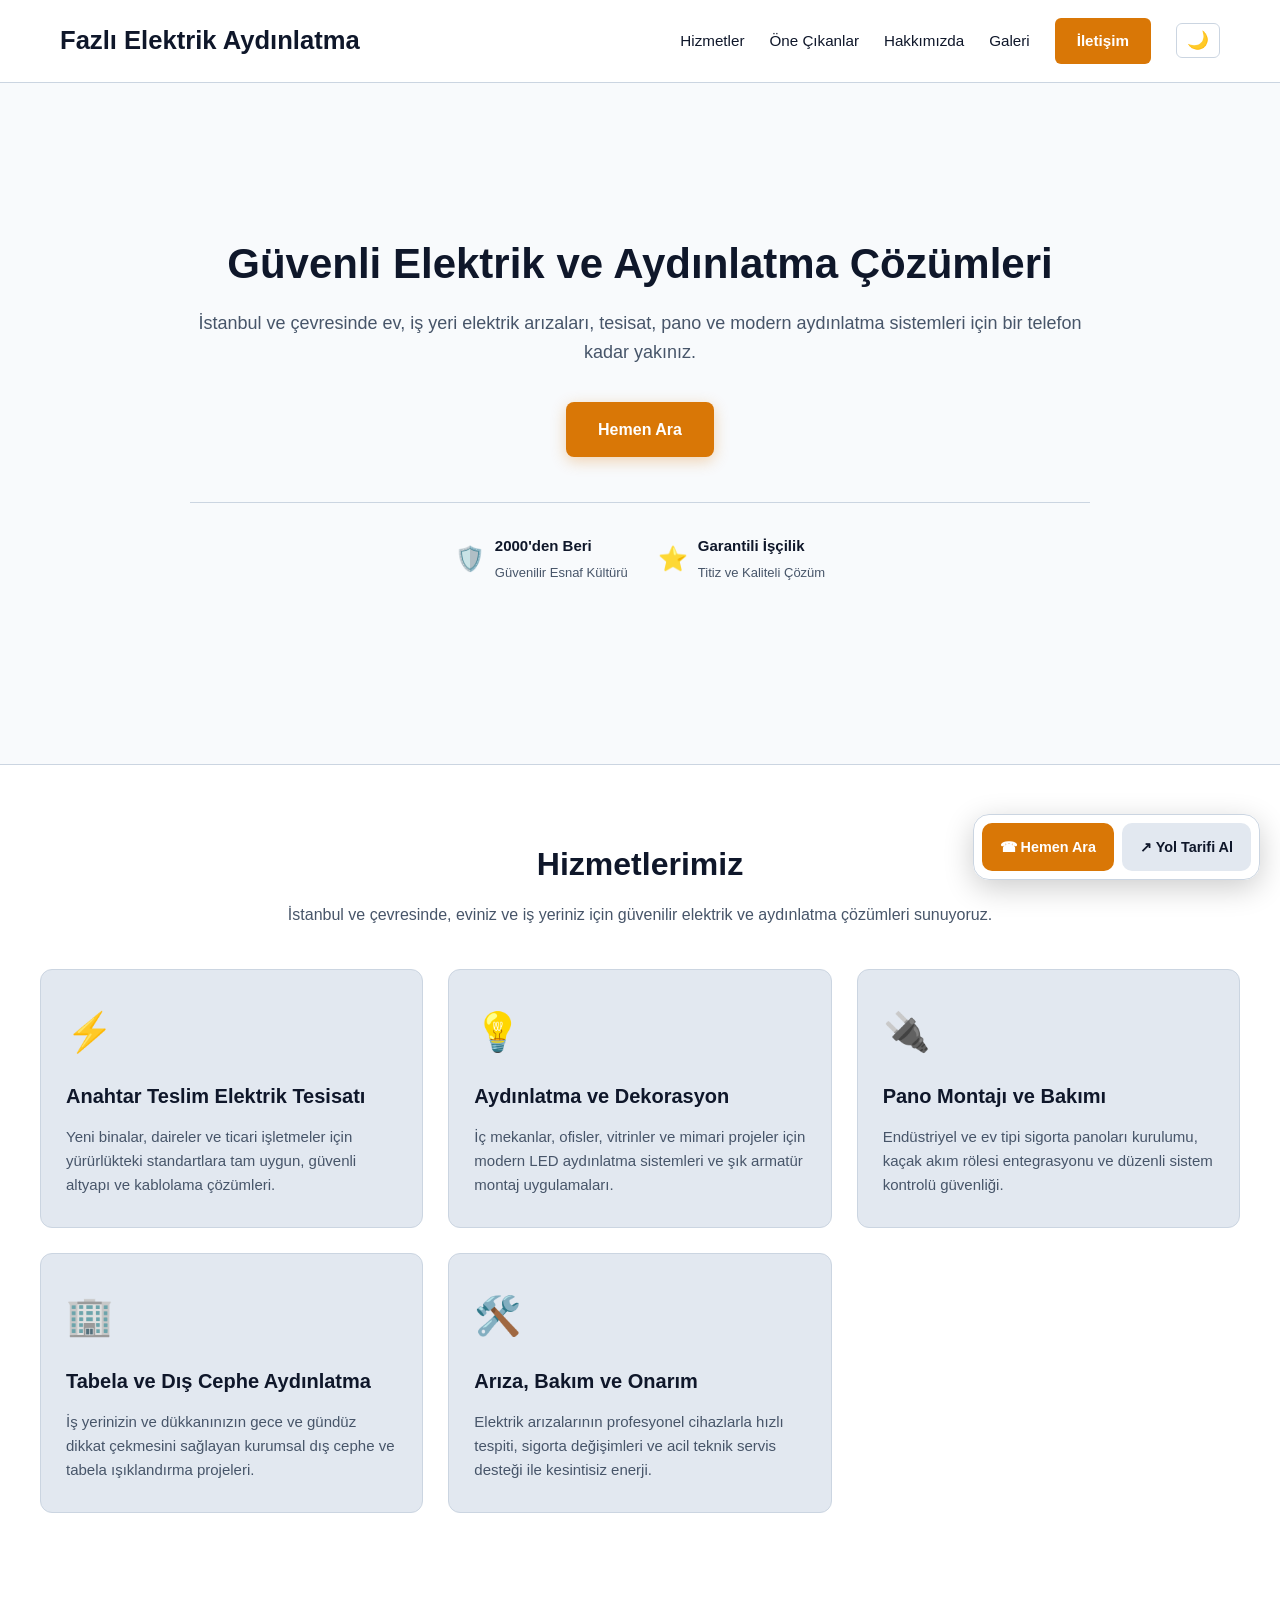
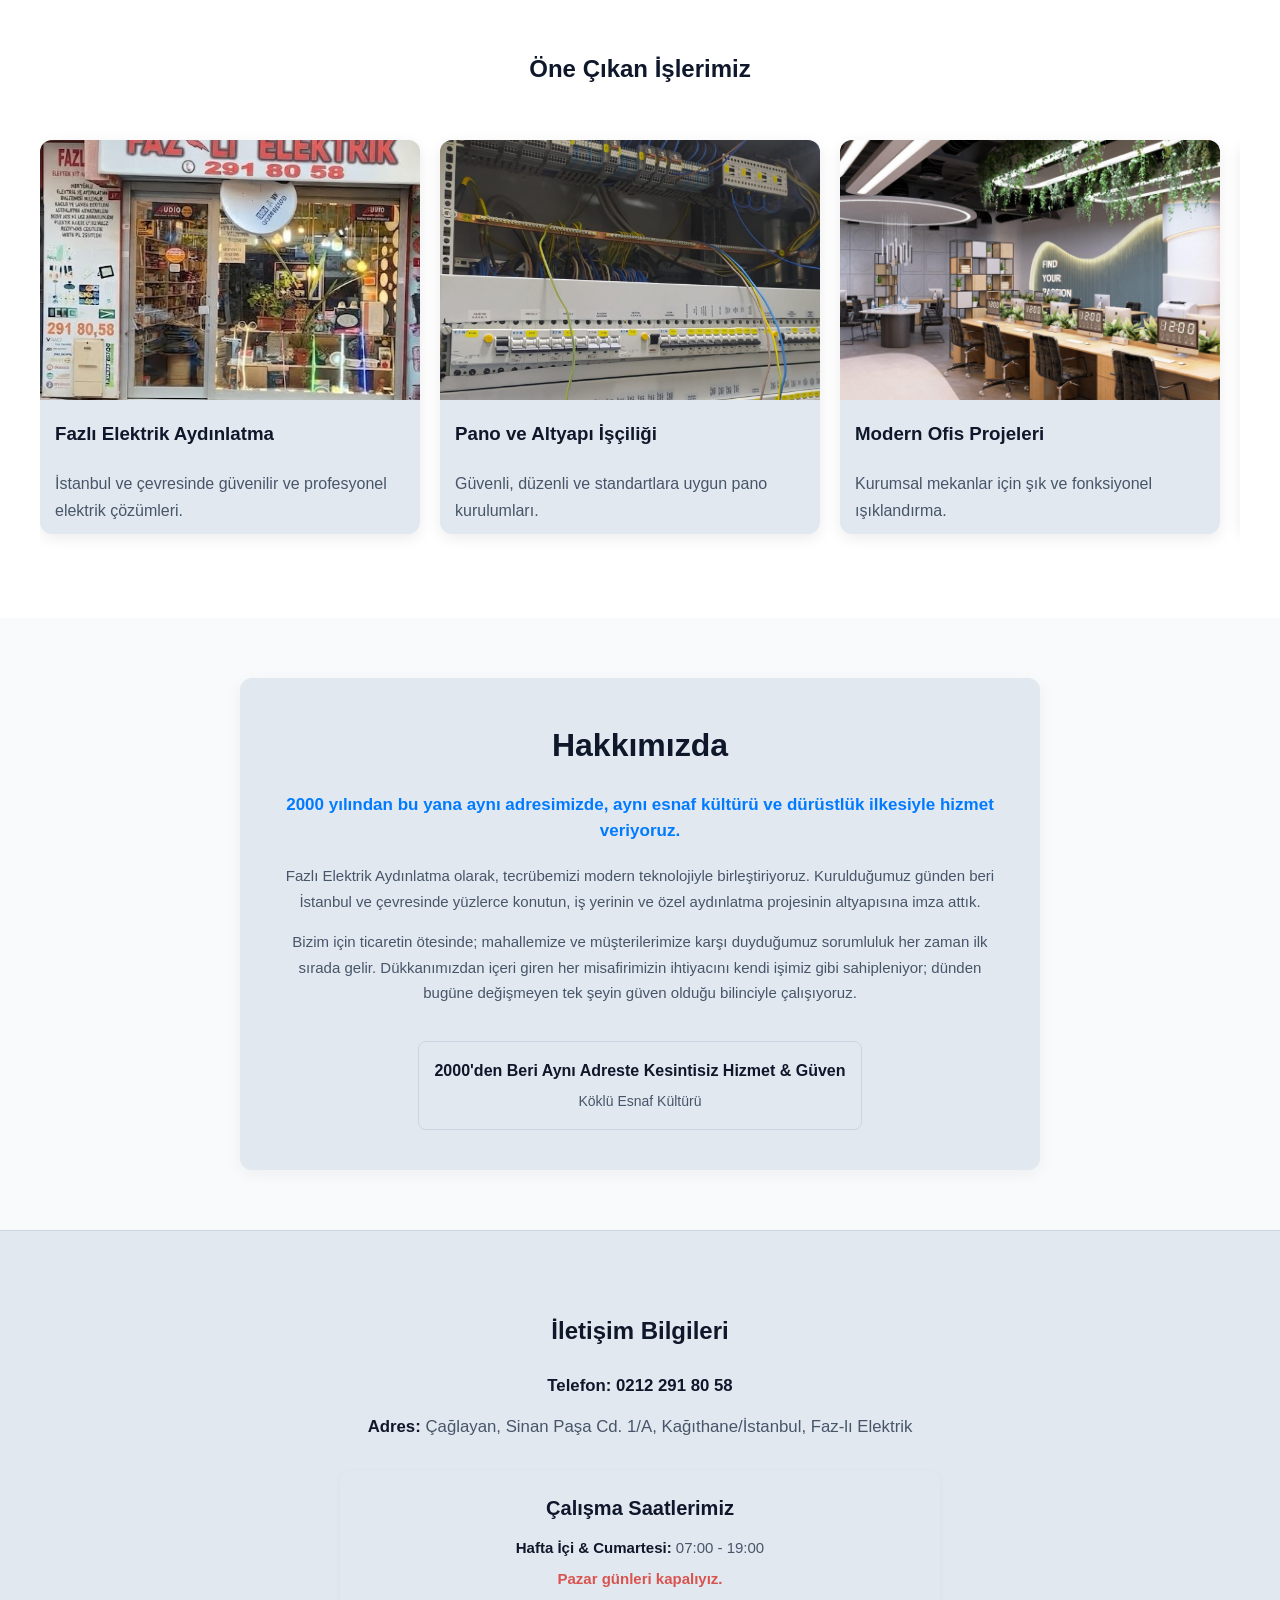
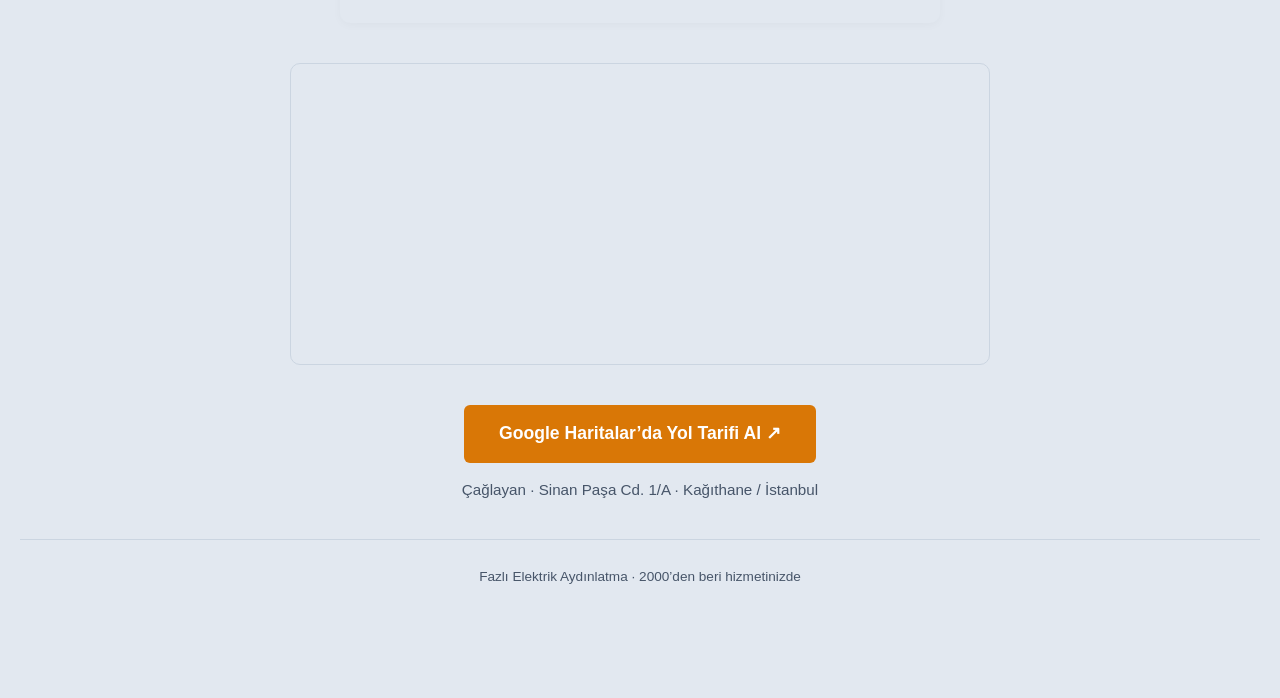
<file: index.html>
<!DOCTYPE html>
<html lang="tr" class="light-mode">
<head>
    <meta charset="UTF-8">
    <meta name="viewport" content="width=device-width, initial-scale=1.0">
    <meta name="description" content="Fazlı Elektrik Aydınlatma: İstanbul ve çevresinde elektrik tesisatı, pano, arıza ve aydınlatma hizmetleri. Telefon: 0212 291 80 58.">
    <title>Fazlı Elektrik Aydınlatma | Güvenilir Elektrik ve Aydınlatma Çözümleri</title>
    <link rel="stylesheet" href="style.css?v=59bc2f3a1f">
    <script src="script.js?v=ed132aefd9"></script>
    <link rel="canonical" href="https://fazlielektrikaydinlatma.com.tr/">
</head>
<body>

  <!-- Üst Menü / Navbar -->
    <header>
        <div class="logo">Fazlı Elektrik Aydınlatma</div>
        <button class="menu-toggle" type="button" aria-controls="main-nav" aria-expanded="false" aria-label="Menüyü aç">☰ <span>Menü</span></button>
        <nav id="main-nav">
            <a href="#hizmetler">Hizmetler</a>
            <a href="#projeler">Öne Çıkanlar</a>
            <a href="#hakkimizda">Hakkımızda</a>
            <a href="galeri.html" class="menu-galeri">Galeri</a>
            <a href="#iletisim" class="iletisim-btn">İletişim</a>
            <button id="theme-toggle" class="theme-btn" type="button" aria-label="Koyu moda geç">🌙</button>
        </nav>
    </header>

    <!-- Hero / Giriş Bölümü -->
    <section class="hero" style="background: var(--section-light); padding: 80px 20px; text-align: center; border-bottom: 1px solid var(--border-color);">
        <div class="container" style="max-width: 900px; margin: 0 auto;">
            
            <h1 style="font-size: 42px; color: var(--text-main); margin-bottom: 20px; font-weight: 800; line-height: 1.2;">
                Güvenli Elektrik ve Aydınlatma Çözümleri
            </h1>
            
            <p style="font-size: 18px; color: var(--text-muted); margin-bottom: 35px; line-height: 1.6;">
                İstanbul ve çevresinde ev, iş yeri elektrik arızaları, tesisat, pano ve modern aydınlatma sistemleri için bir telefon kadar yakınız.
            </p>
            
            <div style="margin-bottom: 45px;">
                <a href="tel:+902122918058" style="background-color: #d97706; color: #fff; padding: 14px 32px; border-radius: 8px; text-decoration: none; font-weight: bold; font-size: 16px; box-shadow: 0 4px 15px rgba(217, 119, 6, 0.3); display: inline-block;">Hemen Ara</a>
            </div>

            <!-- Giriş Alanı İçin Alt Güven Rozetleri -->
            <div style="display: flex; justify-content: center; gap: 30px; flex-wrap: wrap; border-top: 1px solid var(--border-color); padding-top: 30px;">
                
                <div style="display: flex; align-items: center; gap: 10px;">
                    <span style="font-size: 24px;">🛡️</span>
                    <div style="text-align: left;">
                        <strong style="display: block; color: var(--text-main); font-size: 15px;">2000'den Beri</strong>
                        <span style="color: var(--text-muted); font-size: 13px;">Güvenilir Esnaf Kültürü</span>
                    </div>
                </div>

                <div style="display: flex; align-items: center; gap: 10px;">
                    <span style="font-size: 24px;">⭐</span>
                    <div style="text-align: left;">
                        <strong style="display: block; color: var(--text-main); font-size: 15px;">Garantili İşçilik</strong>
                        <span style="color: var(--text-muted); font-size: 13px;">Titiz ve Kaliteli Çözüm</span>
                    </div>
                </div>

            </div>

        </div>
    </section>

    <!-- Hizmetlerimiz Bölümü -->
    <section id="hizmetler" class="hizmetler-bolumu">
        <div class="container">
            <h2>Hizmetlerimiz</h2>
            <p class="bolum-aciklama">İstanbul ve çevresinde, eviniz ve iş yeriniz için güvenilir elektrik ve aydınlatma çözümleri sunuyoruz.</p>
            
            <div class="hizmetler-grid">
                
                <!-- 1. Hizmet -->
                <div class="hizmet-card">
                    <div class="hizmet-icon">⚡</div>
                    <h3>Anahtar Teslim Elektrik Tesisatı</h3>
                    <p>Yeni binalar, daireler ve ticari işletmeler için yürürlükteki standartlara tam uygun, güvenli altyapı ve kablolama çözümleri.</p>
                </div>

                <!-- 2. Hizmet -->
                <div class="hizmet-card">
                    <div class="hizmet-icon">💡</div>
                    <h3>Aydınlatma ve Dekorasyon</h3>
                    <p>İç mekanlar, ofisler, vitrinler ve mimari projeler için modern LED aydınlatma sistemleri ve şık armatür montaj uygulamaları.</p>
                </div>

                <!-- 3. Hizmet -->
                <div class="hizmet-card">
                    <div class="hizmet-icon">🔌</div>
                    <h3>Pano Montajı ve Bakımı</h3>
                    <p>Endüstriyel ve ev tipi sigorta panoları kurulumu, kaçak akım rölesi entegrasyonu ve düzenli sistem kontrolü güvenliği.</p>
                </div>

                <!-- 4. Hizmet -->
                <div class="hizmet-card">
                    <div class="hizmet-icon">🏢</div>
                    <h3>Tabela ve Dış Cephe Aydınlatma</h3>
                    <p>İş yerinizin ve dükkanınızın gece ve gündüz dikkat çekmesini sağlayan kurumsal dış cephe ve tabela ışıklandırma projeleri.</p>
                </div>

                <!-- 5. Hizmet -->
                <div class="hizmet-card">
                    <div class="hizmet-icon">🛠️</div>
                    <h3>Arıza, Bakım ve Onarım</h3>
                    <p>Elektrik arızalarının profesyonel cihazlarla hızlı tespiti, sigorta değişimleri ve acil teknik servis desteği ile kesintisiz enerji.</p>
                </div>

            </div>
        </div>
    </section>

 <!-- Öne Çıkan İşlerimiz Bölümü -->
    <section id="projeler" class="projeler-bolumu">
        <div class="container">
            <h2>Öne Çıkan İşlerimiz</h2>
            
            <div class="featured-slider">
                
                <!-- 1. Fotoğraf: Dış Cephe -->
                <div class="project-card">
                    <a href="#img1"><img src="images/dis-cephe.jpg" alt="Fazlı Elektrik Aydınlatma Dış Cephe"></a>
                    <h3>Fazlı Elektrik Aydınlatma</h3>
                    <p>İstanbul ve çevresinde güvenilir ve profesyonel elektrik çözümleri.</p>
                </div>

                <!-- 2. Fotoğraf: Pano -->
                <div class="project-card">
                    <a href="#img2"><img src="images/pano.jpg" alt="Profesyonel Pano Montajı"></a>
                    <h3>Pano ve Altyapı İşçiliği</h3>
                    <p>Güvenli, düzenli ve standartlara uygun pano kurulumları.</p>
                </div>

                <!-- 3. Fotoğraf: Yeni Eklediğimiz Ofis -->
                <div class="project-card">
                    <a href="#img3"><img src="images/ofis.jpg" alt="Modern Ofis ve Tavan Aydınlatma"></a>
                    <h3>Modern Ofis Projeleri</h3>
                    <p>Kurumsal mekanlar için şık ve fonksiyonel ışıklandırma.</p>
                </div>

                <!-- 4. Fotoğraf: Mekan / Sarkıt Lambalar -->
                <div class="project-card">
                    <a href="#img4"><img src="images/mekan.jpg" alt="Lüks Mekan ve Aydınlatma Projesi"></a>
                    <h3>Özel Tasarım Aydınlatma</h3>
                    <p>Kurumsal mekanlar ve şık kafeler için modern aydınlatma.</p>
                </div>

                <!-- 5. Fotoğraf: Salon -->
                <div class="project-card">
                    <a href="#img5"><img src="images/salon.jpg" alt="Mimari Aydınlatma ve Dekorasyon"></a>
                    <h3>Mimari Aydınlatma Projeleri</h3>
                    <p>Mekanınıza değer katan estetik ve zarif dokunuşlar.</p>
                </div>

            </div>
        </div>
    </section>

    <!-- FOTOĞRAFLARA TIKLANINCA AÇILAN DEV EKRAN (LIGHTBOX) PENCERELERİ -->
    <div id="img1" class="lightbox-target">
        <a href="#projeler" class="lightbox-close">&times;</a>
        <img src="images/dis-cephe.jpg" alt="Dış Cephe Büyük Boy">
    </div>

    <div id="img2" class="lightbox-target">
        <a href="#projeler" class="lightbox-close">&times;</a>
        <img src="images/pano.jpg" alt="Pano Büyük Boy">
    </div>

    <div id="img3" class="lightbox-target">
        <a href="#projeler" class="lightbox-close">&times;</a>
        <img src="images/ofis.jpg" alt="Ofis Büyük Boy">
    </div>

    <div id="img4" class="lightbox-target">
        <a href="#projeler" class="lightbox-close">&times;</a>
        <img src="images/mekan.jpg" alt="Mekan Büyük Boy">
    </div>

    <div id="img5" class="lightbox-target">
        <a href="#projeler" class="lightbox-close">&times;</a>
        <img src="images/salon.jpg" alt="Salon Büyük Boy">
    </div>

<!-- Hakkımızda Bölümü -->
    <section id="hakkimizda" style="padding: 60px 20px; background-color: var(--section-light); text-align: center;">
        <div style="max-width: 800px; margin: 0 auto; background: var(--bg-card); padding: 40px; border-radius: 12px; box-shadow: 0 4px 15px rgba(0,0,0,0.05);">
            
            <h2 style="font-size: 32px; color: var(--text-main); margin-bottom: 20px;">Hakkımızda</h2>
            
            <p style="font-size: 17px; font-weight: bold; color: #007bff; margin-bottom: 20px; line-height: 1.5;">
                2000 yılından bu yana aynı adresimizde, aynı esnaf kültürü ve dürüstlük ilkesiyle hizmet veriyoruz.
            </p>
            
            <p style="color: var(--text-muted); font-size: 15px; line-height: 1.7; margin-bottom: 15px;">
                Fazlı Elektrik Aydınlatma olarak, tecrübemizi modern teknolojiyle birleştiriyoruz. Kurulduğumuz günden beri İstanbul ve çevresinde yüzlerce konutun, iş yerinin ve özel aydınlatma projesinin altyapısına imza attık.
            </p>
            
            <p style="color: var(--text-muted); font-size: 15px; line-height: 1.7; margin-bottom: 25px;">
                Bizim için ticaretin ötesinde; mahallemize ve müşterilerimize karşı duyduğumuz sorumluluk her zaman ilk sırada gelir. Dükkanımızdan içeri giren her misafirimizin ihtiyacını kendi işimiz gibi sahipleniyor; dünden bugüne değişmeyen tek şeyin güven olduğu bilinciyle çalışıyoruz.
            </p>
            
            <div style="background: var(--bg-card); padding: 15px; border-radius: 8px; border: 1px solid var(--border-color); display: inline-block; margin-top: 10px;">
                <span style="font-size: 16px; font-weight: bold; color: var(--text-main); display: block; margin-bottom: 3px;">2000'den Beri Aynı Adreste Kesintisiz Hizmet & Güven</span>
                <span style="font-size: 14px; color: var(--text-muted);">Köklü Esnaf Kültürü</span>
            </div>

        </div>
    </section>

  

    <!-- GALERİ İÇIN TAM EKRAN (LIGHTBOX) PENCERELERİ -->
    <div id="galeri-img1" class="lightbox-target">
        <a href="#galeri" class="lightbox-close">&times;</a>
        <img src="images/galeri-1.jpg" alt="Büyük Boy 1">
    </div>
    <div id="galeri-img2" class="lightbox-target">
        <a href="#galeri" class="lightbox-close">&times;</a>
        <img src="images/galeri-2.jpg" alt="Büyük Boy 2">
    </div>
    <div id="galeri-img3" class="lightbox-target">
        <a href="#galeri" class="lightbox-close">&times;</a>
        <img src="images/galeri-3.jpg" alt="Büyük Boy 3">
    </div>
    <div id="galeri-img4" class="lightbox-target">
        <a href="#galeri" class="lightbox-close">&times;</a>
        <img src="images/galeri-4.jpg" alt="Büyük Boy 4">
    </div>
    <div id="galeri-img5" class="lightbox-target">
        <a href="#galeri" class="lightbox-close">&times;</a>
        <img src="images/galeri-5.jpg" alt="Büyük Boy 5">
    </div>
    <div id="galeri-img6" class="lightbox-target">
        <a href="#galeri" class="lightbox-close">&times;</a>
        <img src="images/galeri-6.jpg" alt="Büyük Boy 6">
    </div>
    <div id="galeri-img7" class="lightbox-target">
        <a href="#galeri" class="lightbox-close">&times;</a>
        <img src="images/galeri-7.jpg" alt="Büyük Boy 7">
    </div>
    <div id="galeri-img8" class="lightbox-target">
        <a href="#galeri" class="lightbox-close">&times;</a>
        <img src="images/galeri-8.jpg" alt="Büyük Boy 8">
    </div>
    <div id="galeri-img9" class="lightbox-target">
        <a href="#galeri" class="lightbox-close">&times;</a>
        <img src="images/galeri-9.jpg" alt="Büyük Boy 9">
    </div>
    <div id="galeri-img10" class="lightbox-target">
        <a href="#galeri" class="lightbox-close">&times;</a>
        <img src="images/galeri-10.jpg" alt="Büyük Boy 10">
    </div>

  <!-- İletişim & Footer ve Harita -->
    <footer id="iletisim">
        <div class="footer-content">
            <h3>İletişim Bilgileri</h3>
            <p><strong>Telefon:</strong> <a href="tel:+902122918058" style="color: var(--text-main); text-decoration: none;">0212 291 80 58</a></p>
            <p><strong>Adres:</strong> Çağlayan, Sinan Paşa Cd. 1/A, Kağıthane/İstanbul, Faz-lı Elektrik</p>
            <!-- Çalışma Saatleri Bölümü -->
    <div style="text-align: center; margin: 30px 0; padding: 20px; background: var(--bg-card); border-radius: 10px; box-shadow: 0 2px 10px rgba(0,0,0,0.03); max-width: 600px; margin-left: auto; margin-right: auto;">
        <h3 style="color: var(--text-main); margin-bottom: 10px; font-size: 20px;">Çalışma Saatlerimiz</h3>
        <p style="color: var(--text-muted); font-size: 15px; margin-bottom: 5px;"><strong>Hafta İçi & Cumartesi:</strong> 07:00 - 19:00</p>
        <p style="color: #d9534f; font-size: 15px; font-weight: bold;">Pazar günleri kapalıyız.</p>
    </div>
        </div>

   <!-- Adrese göre Google Haritalar -->
        <div class="map-container">
            <iframe title="Fazlı Elektrik Aydınlatma adres haritası"
                src="https://maps.google.com/maps?q=Sinan+Pa%C5%9Fa+Cd.+No%3A1%2FA+Ca%C4%9Flayan+Ka%C4%9F%C4%B1thane+Istanbul&t=&z=17&ie=UTF8&iwloc=&output=embed" 
                width="100%" 
                height="350" 
                style="border:0;" 
                allowfullscreen="" 
                loading="lazy">
            </iframe>
        </div>
        <div class="contact-actions"><a class="btn-primary" href="https://www.google.com/maps/dir/?api=1&destination=Sinan%20Pa%C5%9Fa%20Cd.%20No%3A1%2FA%2C%20%C3%87a%C4%9Flayan%2C%20Ka%C4%9F%C4%B1thane%2C%20%C4%B0stanbul" target="_blank" rel="noopener noreferrer">Google Haritalar’da Yol Tarifi Al ↗</a><p>Çağlayan · Sinan Paşa Cd. 1/A · Kağıthane / İstanbul</p></div>
        <p class="footer-bottom">Fazlı Elektrik Aydınlatma · 2000’den beri hizmetinizde</p>
    </footer>

    <div class="quick-contact" aria-label="Hızlı iletişim">
        <a href="tel:+902122918058">☎ Hemen Ara</a>
        <a href="https://www.google.com/maps/dir/?api=1&destination=Sinan%20Pa%C5%9Fa%20Cd.%20No%3A1%2FA%2C%20%C3%87a%C4%9Flayan%2C%20Ka%C4%9F%C4%B1thane%2C%20%C4%B0stanbul" target="_blank" rel="noopener noreferrer">↗ Yol Tarifi Al</a>
    </div>
</body>
</html>
</file>
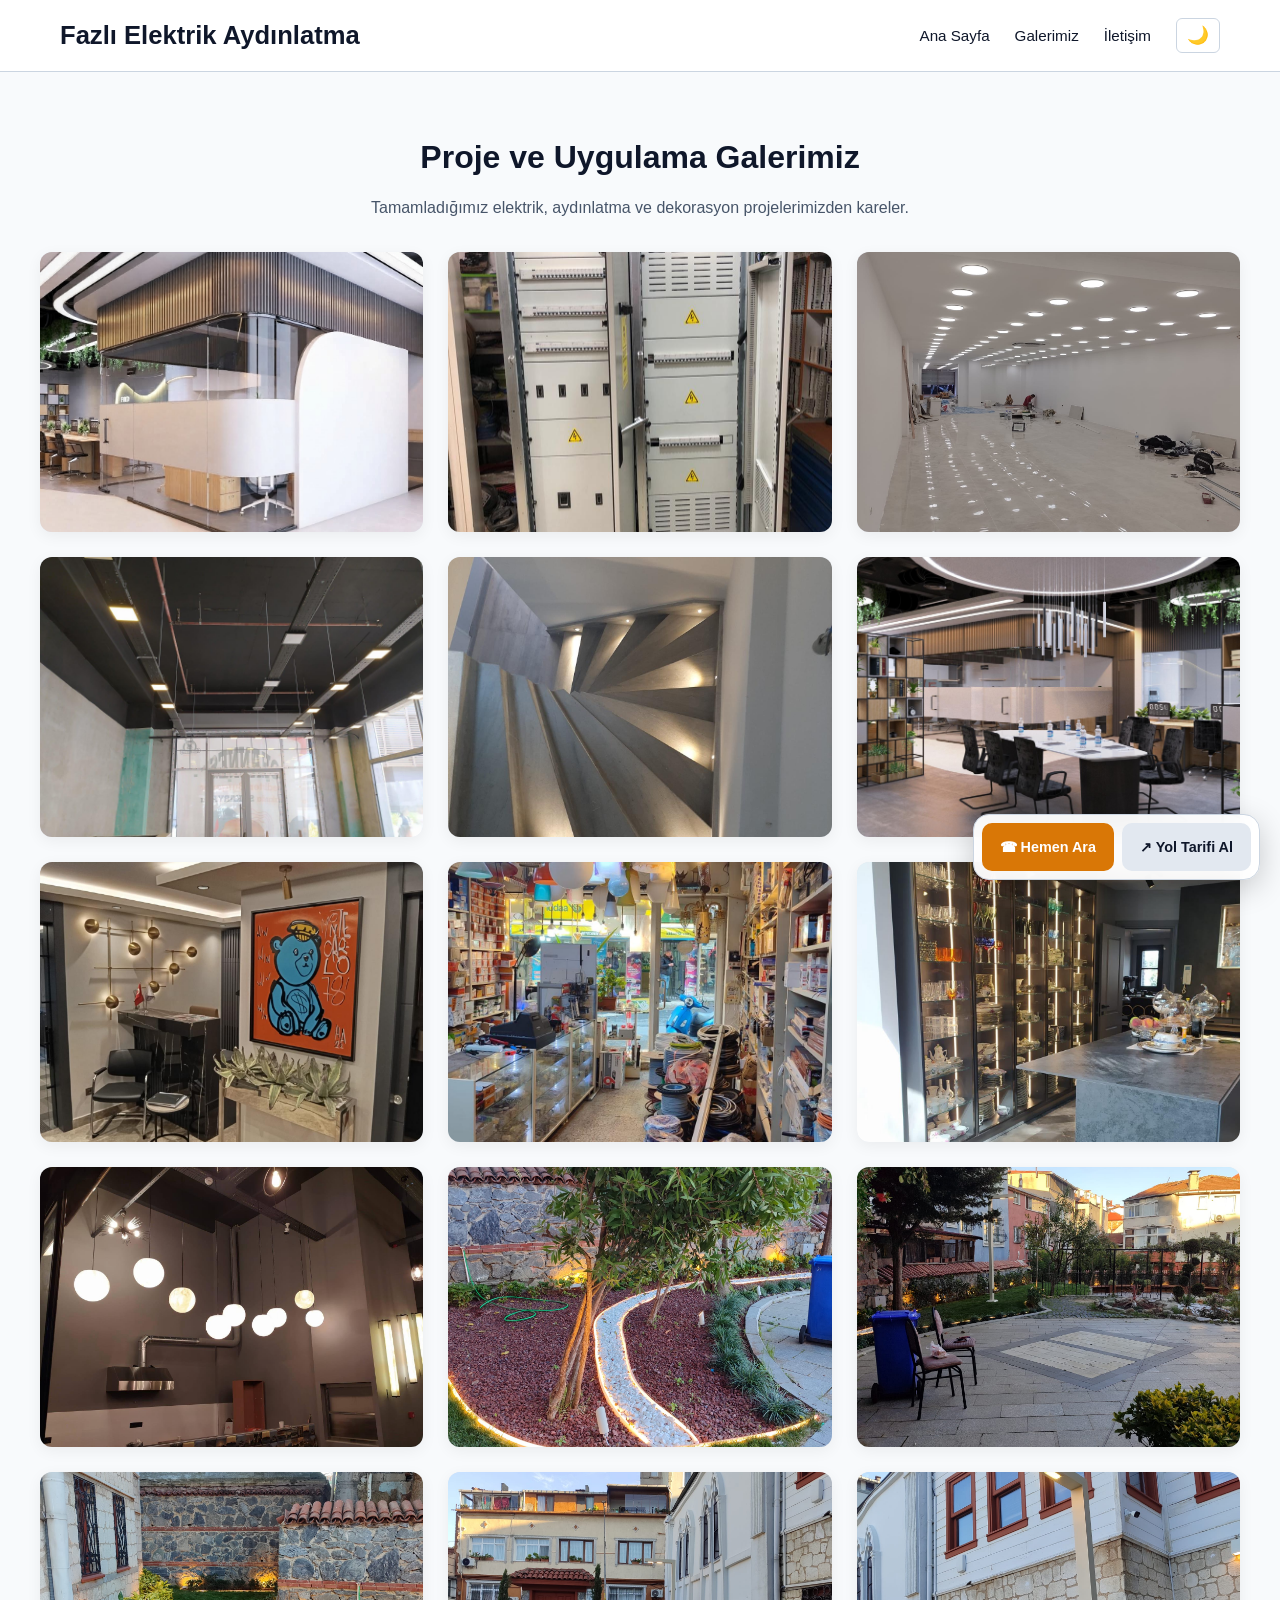
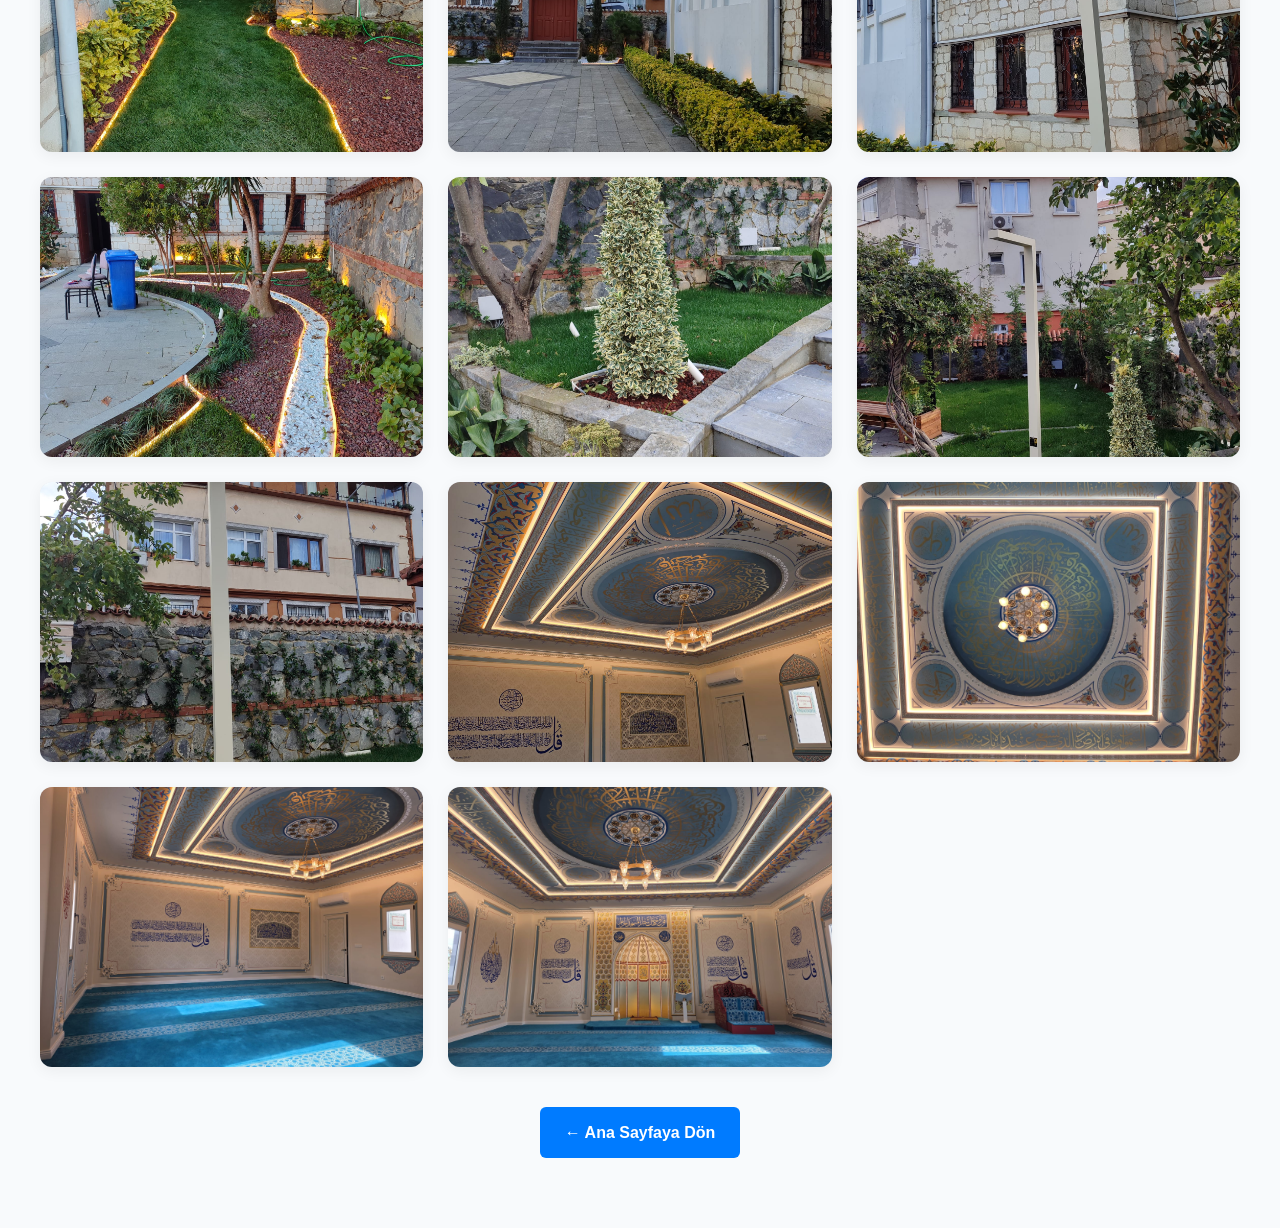
<file: galeri.html>
<!DOCTYPE html>
<html lang="tr" class="light-mode">
<head>
    <meta charset="UTF-8">
    <meta name="viewport" content="width=device-width, initial-scale=1.0">
    <meta name="description" content="Fazlı Elektrik Aydınlatma: İstanbul ve çevresinde elektrik tesisatı, pano, arıza ve aydınlatma hizmetleri. Telefon: 0212 291 80 58.">
    <title>Proje Galerimiz - Fazlı Elektrik Aydınlatma</title>
    <link rel="stylesheet" href="style.css?v=59bc2f3a1f">
    <script src="script.js?v=ed132aefd9"></script>
    <link rel="canonical" href="https://fazlielektrikaydinlatma.com.tr/galeri.html">
</head>
<body>

    <!-- Üst Menü -->
    <header class="site-header">
        <div class="container header-container">
            <h1><a href="index.html" style="text-decoration: none; color: inherit;">Fazlı Elektrik Aydınlatma</a></h1>
            <button class="menu-toggle" type="button" aria-controls="main-nav" aria-expanded="false" aria-label="Menüyü aç">☰ <span>Menü</span></button>
        <nav id="main-nav">
                <a href="index.html">Ana Sayfa</a>
                <a href="galeri.html" class="aktif">Galerimiz</a>
                <a href="index.html#iletisim">İletişim</a>
                <button id="theme-toggle" class="theme-btn" type="button" aria-label="Koyu moda geç">🌙</button>
            </nav>
        </div>
    </header>

    <!-- Galeri Sayfası İçeriği -->
    <section class="galeri-sayfasi">
        <div class="container">
            <h2>Proje ve Uygulama Galerimiz</h2>
            <p class="galeri-aciklama">Tamamladığımız elektrik, aydınlatma ve dekorasyon projelerimizden kareler.</p>
            
            <!-- 2'li / 3'lü Yan Yana Büyük Izgara Yapısı -->
            <div class="detayli-galeri-grid">
                
                <!-- 1. Fotoğraf -->
                <div class="galeri-kutu">
                    <a href="#g-img1"><img src="images/galeri-1.jpg" alt="Proje 1"></a>
                </div>
                <!-- 2. Fotoğraf -->
                <div class="galeri-kutu">
                    <a href="#g-img2"><img src="images/galeri-2.jpg" alt="Proje 2"></a>
                </div>
                <!-- 3. Fotoğraf -->
                <div class="galeri-kutu">
                    <a href="#g-img3"><img src="images/galeri-3.jpg" alt="Proje 3"></a>
                </div>
                <!-- 4. Fotoğraf -->
                <div class="galeri-kutu">
                    <a href="#g-img4"><img src="images/galeri-4.jpg" alt="Proje 4"></a>
                </div>
                <!-- 5. Fotoğraf -->
                <div class="galeri-kutu">
                    <a href="#g-img5"><img src="images/galeri-5.jpg" alt="Proje 5"></a>
                </div>
                <!-- 6. Fotoğraf -->
                <div class="galeri-kutu">
                    <a href="#g-img6"><img src="images/galeri-6.jpg" alt="Proje 6"></a>
                </div>
                <!-- 7. Fotoğraf -->
                <div class="galeri-kutu">
                    <a href="#g-img7"><img src="images/galeri-7.jpg" alt="Proje 7"></a>
                </div>
                <!-- 8. Fotoğraf -->
                <div class="galeri-kutu">
                    <a href="#g-img8"><img src="images/galeri-8.jpg" alt="Proje 8"></a>
                </div>
                <!-- 9. Fotoğraf -->
                <div class="galeri-kutu">
                    <a href="#g-img9"><img src="images/galeri-9.jpg" alt="Proje 9"></a>
                </div>
                <!-- 10. Fotoğraf -->
                <div class="galeri-kutu">
                    <a href="#g-img10"><img src="images/galeri-10.jpg" alt="Proje 10"></a>
                </div>

                <!-- 11. Fotoğraf -->
                <div class="galeri-kutu">
                    <a href="#g-img11"><img src="images/galeri-11.jpg.jpeg" alt="Proje 11" loading="lazy"></a>
                </div>
                <!-- 12. Fotoğraf -->
                <div class="galeri-kutu">
                    <a href="#g-img12"><img src="images/galeri-12.jpg.jpeg" alt="Proje 12" loading="lazy"></a>
                </div>
                <!-- 13. Fotoğraf -->
                <div class="galeri-kutu">
                    <a href="#g-img13"><img src="images/galeri-13.jpg.jpeg" alt="Proje 13" loading="lazy"></a>
                </div>
                <!-- 14. Fotoğraf -->
                <div class="galeri-kutu">
                    <a href="#g-img14"><img src="images/galeri-14.jpg.jpeg" alt="Proje 14" loading="lazy"></a>
                </div>
                <!-- 15. Fotoğraf -->
                <div class="galeri-kutu">
                    <a href="#g-img15"><img src="images/galeri-15.jpg.jpeg" alt="Proje 15" loading="lazy"></a>
                </div>
                <!-- 16. Fotoğraf -->
                <div class="galeri-kutu">
                    <a href="#g-img16"><img src="images/galeri-16.jpg" alt="Proje 16" loading="lazy"></a>
                </div>
                <!-- 17. Fotoğraf -->
                <div class="galeri-kutu">
                    <a href="#g-img17"><img src="images/galeri-17.jpg" alt="Proje 17" loading="lazy"></a>
                </div>
                <!-- 18. Fotoğraf -->
                <div class="galeri-kutu">
                    <a href="#g-img18"><img src="images/galeri-18.jpg" alt="Proje 18" loading="lazy"></a>
                </div>
                <!-- 19. Fotoğraf -->
                <div class="galeri-kutu">
                    <a href="#g-img19"><img src="images/galeri-19.jpg" alt="Proje 19" loading="lazy"></a>
                </div>
                <!-- 20. Fotoğraf -->
                <div class="galeri-kutu">
                    <a href="#g-img20"><img src="images/galeri-20.jpg" alt="Proje 20" loading="lazy"></a>
                </div>
                <!-- 21. Fotoğraf -->
                <div class="galeri-kutu">
                    <a href="#g-img21"><img src="images/galeri-21.jpg.jpeg" alt="Proje 21" loading="lazy"></a>
                </div>
                <!-- 22. Fotoğraf -->
                <div class="galeri-kutu">
                    <a href="#g-img22"><img src="images/galeri-22.jpg.jpeg" alt="Proje 22" loading="lazy"></a>
                </div>
                <!-- 23. Fotoğraf -->
                <div class="galeri-kutu">
                    <a href="#g-img23"><img src="images/galeri-23.jpg" alt="Proje 23" loading="lazy"></a>
                </div>

            </div>
            
            <div style="text-align: center; margin-top: 40px;">
                <a href="index.html" class="geri-don-btn">← Ana Sayfaya Dön</a>
            </div>
        </div>
    </section>

    <!-- TIKLANINCA BÜYÜME (LIGHTBOX) PENCERELERİ -->
    <div id="g-img1" class="lightbox-target"><a href="galeri.html" class="lightbox-close">&times;</a><img src="images/galeri-1.jpg"></div>
    <div id="g-img2" class="lightbox-target"><a href="galeri.html" class="lightbox-close">&times;</a><img src="images/galeri-2.jpg"></div>
    <div id="g-img3" class="lightbox-target"><a href="galeri.html" class="lightbox-close">&times;</a><img src="images/galeri-3.jpg"></div>
    <div id="g-img4" class="lightbox-target"><a href="galeri.html" class="lightbox-close">&times;</a><img src="images/galeri-4.jpg"></div>
    <div id="g-img5" class="lightbox-target"><a href="galeri.html" class="lightbox-close">&times;</a><img src="images/galeri-5.jpg"></div>
    <div id="g-img6" class="lightbox-target"><a href="galeri.html" class="lightbox-close">&times;</a><img src="images/galeri-6.jpg"></div>
    <div id="g-img7" class="lightbox-target"><a href="galeri.html" class="lightbox-close">&times;</a><img src="images/galeri-7.jpg"></div>
    <div id="g-img8" class="lightbox-target"><a href="galeri.html" class="lightbox-close">&times;</a><img src="images/galeri-8.jpg"></div>
    <div id="g-img9" class="lightbox-target"><a href="galeri.html" class="lightbox-close">&times;</a><img src="images/galeri-9.jpg"></div>
    <div id="g-img10" class="lightbox-target"><a href="galeri.html" class="lightbox-close">&times;</a><img src="images/galeri-10.jpg"></div>
    <div id="g-img11" class="lightbox-target"><a href="galeri.html" class="lightbox-close">&times;</a><img src="images/galeri-11.jpg.jpeg"></div>
    <div id="g-img12" class="lightbox-target"><a href="galeri.html" class="lightbox-close">&times;</a><img src="images/galeri-12.jpg.jpeg"></div>
    <div id="g-img13" class="lightbox-target"><a href="galeri.html" class="lightbox-close">&times;</a><img src="images/galeri-13.jpg.jpeg"></div>
    <div id="g-img14" class="lightbox-target"><a href="galeri.html" class="lightbox-close">&times;</a><img src="images/galeri-14.jpg.jpeg"></div>
    <div id="g-img15" class="lightbox-target"><a href="galeri.html" class="lightbox-close">&times;</a><img src="images/galeri-15.jpg.jpeg"></div>
    <div id="g-img16" class="lightbox-target"><a href="galeri.html" class="lightbox-close">&times;</a><img src="images/galeri-16.jpg"></div>
    <div id="g-img17" class="lightbox-target"><a href="galeri.html" class="lightbox-close">&times;</a><img src="images/galeri-17.jpg"></div>
    <div id="g-img18" class="lightbox-target"><a href="galeri.html" class="lightbox-close">&times;</a><img src="images/galeri-18.jpg"></div>
    <div id="g-img19" class="lightbox-target"><a href="galeri.html" class="lightbox-close">&times;</a><img src="images/galeri-19.jpg"></div>
    <div id="g-img20" class="lightbox-target"><a href="galeri.html" class="lightbox-close">&times;</a><img src="images/galeri-20.jpg"></div>
    <div id="g-img21" class="lightbox-target"><a href="galeri.html" class="lightbox-close">&times;</a><img src="images/galeri-21.jpg.jpeg"></div>
    <div id="g-img22" class="lightbox-target"><a href="galeri.html" class="lightbox-close">&times;</a><img src="images/galeri-22.jpg.jpeg"></div>
    <div id="g-img23" class="lightbox-target"><a href="galeri.html" class="lightbox-close">&times;</a><img src="images/galeri-23.jpg"></div>

    <div class="quick-contact" aria-label="Hızlı iletişim">
        <a href="tel:+902122918058">☎ Hemen Ara</a>
        <a href="https://www.google.com/maps/dir/?api=1&destination=Sinan%20Pa%C5%9Fa%20Cd.%20No%3A1%2FA%2C%20%C3%87a%C4%9Flayan%2C%20Ka%C4%9F%C4%B1thane%2C%20%C4%B0stanbul" target="_blank" rel="noopener noreferrer">↗ Yol Tarifi Al</a>
    </div>
</body>
</html>
</file>
<file: style.css>
/* --- GENEL SIFIRLAMA VE RENK PALETİ --- */
* {
    margin: 0;
    padding: 0;
    box-sizing: border-box;
    font-family: 'Inter', 'Segoe UI', Tahoma, sans-serif;
    scroll-behavior: smooth;
}

:root {
    color-scheme: dark;
    --bg-dark: #0b1120;
    --bg-card: #1e293b;
    --border-color: #334155;
    --accent-color: #f59e0b;
    --accent-hover: #fbbf24;
    --text-main: #ffffff;
    --text-muted: #f1f5f9;
    --header-bg: rgba(11, 17, 32, 0.95);
    --section-light: #111827;
}

html.light-mode {
    color-scheme: light;
    --bg-dark: #ffffff;
    --bg-card: #e2e8f0;
    --border-color: #cbd5e1;
    --accent-color: #d97706;
    --accent-hover: #b45309;
    --text-main: #0f172a;
    --text-muted: #475569;
    --header-bg: rgba(255, 255, 255, 0.95);
    --section-light: #f8fafc;
}

body {
    background-color: var(--bg-dark);
    color: var(--text-main);
    line-height: 1.7;
    transition: background-color 0.3s, color 0.3s;
}

html:not(.light-mode) header nav a {
    color: #94a3b8;
}

html:not(.light-mode) header .logo {
    color: #f8fafc;
}

header {
    position: fixed;
    top: 0;
    left: 0;
    width: 100%;
    background-color: var(--header-bg);
    backdrop-filter: blur(10px);
    border-bottom: 1px solid var(--border-color);
    display: flex;
    justify-content: space-between;
    align-items: center;
    padding: 18px 60px;
    z-index: 1000;
}

header nav {
    display: flex;
    align-items: center;
    gap: 25px;
}

header nav a {
    text-decoration: none;
    font-size: 0.95rem;
    font-weight: 500;
    transition: color 0.2s ease;
}

header nav a:hover {
    color: var(--accent-color);
}

header nav .iletisim-btn {
    background-color: var(--accent-color);
    color: #fff;
    padding: 10px 22px;
    border-radius: 6px;
    font-weight: 600;
}

.theme-btn {
    background: transparent;
    border: 1px solid var(--border-color);
    color: inherit;
    font-size: 1.1rem;
    padding: 6px 10px;
    border-radius: 6px;
    cursor: pointer;
    transition: all 0.2s;
}

.theme-btn:hover {
    border-color: var(--accent-color);
}

.hero {
    min-height: 85vh;
    display: flex;
    align-items: center;
    justify-content: center;
    text-align: center;
    padding: 120px 20px 60px 20px;
    background-color: var(--bg-dark);
}

html:not(.light-mode) .hero-content h1 {
    color: #f8fafc;
}

html:not(.light-mode) .hero-content p {
    color: #cbd5e1;
}

.hero-content {
    max-width: 800px;
}

.hero-content h1 {
    font-size: 3.8rem; /* Boyutu daha da büyük ve dikkat çekici yaptık */
    font-weight: 800;
    margin-bottom: 20px;
    line-height: 1.2;
}

.hero-content p {
    font-size: 1.15rem;
    margin-bottom: 35px;
    max-width: 650px;
    margin-left: auto;
    margin-right: auto;
}

.btn-primary {
    display: inline-block;
    background-color: var(--accent-color);
    color: #fff;
    padding: 14px 35px;
    font-size: 1.1rem;
    font-weight: 700;
    text-decoration: none;
    border-radius: 6px;
    transition: transform 0.2s;
}

.btn-primary:hover {
    transform: translateY(-2px);
}

.section {
    padding: 100px 20px;
    max-width: 1200px;
    margin: 0 auto;
}

html:not(.light-mode) .section h2 {
    color: #f8fafc;
}

html:not(.light-mode) .section-desc {
    color: #94a3b8;
}

.section h2 {
    font-size: 2.2rem;
    font-weight: 700;
    text-align: center;
    margin-bottom: 12px;
}

.section-desc {
    text-align: center;
    margin-bottom: 60px;
    font-size: 1.05rem;
}

.bg-light {
    background-color: var(--section-light);
    max-width: 100%;
    width: 100%;
}

.services-grid, .slider-container, .gallery-grid {
    display: grid;
    grid-template-columns: repeat(auto-fit, minmax(260px, 1fr));
    gap: 25px;
}

.service-card {
    cursor: pointer;
}

.service-card, .slide-item, .gallery-item {
    background: var(--bg-card);
    border: 1px solid var(--border-color);
    padding: 40px 30px;
    border-radius: 10px;
    color: var(--text-main);
    transition: transform 0.2s, border-color 0.2s;
}

.service-card:hover, .slide-item:hover, .gallery-item:hover {
    border-color: var(--accent-color);
    transform: translateY(-3px);
}

.service-card h3 {
    margin-bottom: 15px;
    color: var(--text-main);
}

.service-card p, .slide-item, .gallery-item {
    color: var(--text-muted);
}

.service-detail-box {
    margin-top: 40px;
    background: var(--bg-card);
    border: 1px solid var(--border-color);
    padding: 30px;
    border-radius: 10px;
    text-align: center;
    color: var(--text-main);
}

.service-detail-box h3 {
    color: var(--text-main);
    margin-bottom: 10px;
    font-size: 1.3rem;
}

.service-detail-box p {
    color: var(--text-muted);
}

.about-box {
    background: var(--bg-card);
    border: 1px solid var(--border-color);
    padding: 50px;
    border-radius: 12px;
    max-width: 850px;
    margin: 0 auto;
    text-align: center;
    color: var(--text-main);
}

.about-box p {
    color: var(--text-muted);
    font-size: 1.1rem;
}

/* --- İLETİŞİM & FOOTER (HARİTA DAHİL) --- */
footer {
    background-color: var(--bg-card);
    border-top: 1px solid var(--border-color);
    padding: 80px 20px 30px 20px;
    text-align: center;
    color: var(--text-main);
}

.footer-content {
    max-width: 700px;
    margin: 0 auto 40px auto;
    text-align: center;
}

.footer-content h3 {
    font-size: 1.5rem;
    margin-bottom: 20px;
    color: var(--text-main);
}

.footer-content p {
    margin-bottom: 12px;
    color: var(--text-muted);
    font-size: 1.05rem;
    text-align: center;
}

.footer-content strong {
    color: var(--text-main);
}

.footer-content a {
    color: var(--text-main);
    text-decoration: none;
    font-weight: 600;
}

/* Harita Alanı Tasarımı */
.map-container {
    max-width: 700px;
    margin: 0 auto 40px auto;
    border-radius: 10px;
    overflow: hidden;
    border: 1px solid var(--border-color);
}

.map-container iframe {
    width: 100%;
    height: 300px;
    border: 0;
    display: block;
}

.footer-bottom {
    border-top: 1px solid var(--border-color);
    padding-top: 25px;
    font-size: 0.85rem;
    color: var(--text-muted);
    text-align: center;
}

/* Üst Menü Logo Tasarımı */
header .logo {
    font-size: 1.6rem; /* Yazıyı büyük yapıyoruz */
    font-weight: 800;  /* Yazıyı kütür kütür koyu/kalın yapıyoruz */
    color: var(--text-main);
}
/* Kaydırılabilir Slider Tasarımı */
.featured-slider {
    display: flex;
    gap: 20px;
    overflow-x: auto;
    scroll-snap-type: x mandatory;
    scroll-behavior: smooth;
    padding: 20px 0;
    scrollbar-width: thin; /* Firefox için ince kaydırma çubuğu */
}

/* Kaydırma çubuğu tasarımı (Tarayıcıda şık dursun diye) */
.featured-slider::-webkit-scrollbar {
    height: 8px;
}
.featured-slider::-webkit-scrollbar-thumb {
    background: var(--border-color);
    border-radius: 4px;
}

/* Kartların Boyut ve Sabit Düzeni */
.featured-slider .project-card {
    flex: 0 0 300px; /* Her kartın sabit genişliği */
    scroll-snap-align: start;
    background: var(--bg-card);
    border-radius: 12px;
    overflow: hidden;
    box-shadow: 0 4px 15px rgba(0,0,0,0.08);
}

.featured-slider .project-card img {
    width: 100%;
    height: 200px;
    object-fit: cover;
}

.featured-slider .project-card h3, 
.featured-slider .project-card p {
    padding: 10px 15px;
}
/* 1. Öne Çıkanlar Başlığını Ortala */
#projeler h2 {
    text-align: center;
    margin-bottom: 30px;
}

/* 2. Fotoğrafları Daha Büyük ve Gösterişli Yap */
.featured-slider .project-card {
    flex: 0 0 380px; /* Kartları ve fotoğrafları daha geniş yaptık */
}

.featured-slider .project-card img {
    width: 100%;
    height: 260px; /* Fotoğraf yüksekliğini büyüttük */
    object-fit: cover;
    cursor: pointer; /* Tıklanabilir olduğunu gösteren el imleci */
    transition: transform 0.3s ease;
}

.featured-slider .project-card img:hover {
    transform: scale(1.03); /* Üzerine gelince hafif büyüme efekti */
}

/* 3. Resme Tıklayınca Tam Ekran Açılma (Lightbox Efekti) */
/* Gizli tam ekran penceremiz */
.lightbox-target {
    position: fixed;
    top: 0;
    left: 0;
    width: 100%;
    height: 100%;
    background: rgba(0, 0, 0, 0.85);
    display: flex;
    justify-content: center;
    align-items: center;
    opacity: 0;
    pointer-events: none;
    transition: opacity 0.3s ease;
    z-index: 9999;
}

/* Hedef resme tıklandığında açılma komutu */
.lightbox-target:target {
    opacity: 1;
    pointer-events: auto;
}

/* Tam ekrandaki büyük görsel tasarımı */
.lightbox-target img {
    max-width: 90%;
    max-height: 85vh;
    border-radius: 8px;
    box-shadow: 0 5px 25px rgba(0,0,0,0.5);
}

/* Kapatma (Çarpı) Butonu */
.lightbox-close {
    position: absolute;
    top: 25px;
    right: 35px;
    color: #fff;
    font-size: 40px;
    text-decoration: none;
    font-weight: bold;
}
/* Ayrı Galeri Sayfası Tasarımı (2'li / 3'lü Geniş Izgara) */
.galeri-sayfasi {
    padding: 50px 0;
    background-color: var(--section-light);
    min-height: 80vh;
}

.galeri-sayfasi h2 {
    text-align: center;
    font-size: 32px;
    color: var(--text-main);
    margin-bottom: 10px;
}

/* 3'lü veya 2'li ferah yerleşim için minmax boyutunu büyüttük */
.detayli-galeri-grid {
    display: grid;
    grid-template-columns: repeat(auto-fit, minmax(350px, 1fr));
    gap: 25px;
    margin-top: 30px;
}

.galeri-kutu {
    background: var(--bg-card);
    border-radius: 12px;
    overflow: hidden;
    box-shadow: 0 4px 15px rgba(0,0,0,0.06);
    transition: transform 0.3s ease;
}

.galeri-kutu:hover {
    transform: translateY(-5px);
}

.galeri-kutu img {
    width: 100%;
    height: 280px; /* Fotoğraflar büyük ve net görünecek */
    object-fit: cover;
    display: block;
    cursor: pointer;
}

/* Ana Sayfaya Dönüş Butonu */
.geri-don-btn {
    display: inline-block;
    padding: 12px 25px;
    background-color: #007bff;
    color: #fff;
    text-decoration: none;
    border-radius: 6px;
    font-weight: 600;
    transition: background 0.3s;
}

.geri-don-btn:hover {
    background-color: #0056b3;
}
/* Hizmetler Bölümü Genel Tasarım */
.hizmetler-bolumu {
    padding: 60px 0;
    background-color: var(--bg-dark);
}

.hizmetler-bolumu h2 {
    text-align: center;
    font-size: 32px;
    color: var(--text-main);
    margin-bottom: 10px;
}

.bolum-aciklama {
    text-align: center;
    color: var(--text-muted);
    margin-bottom: 40px;
    font-size: 16px;
}

/* Hizmet Kartları Grid Yapısı */
.hizmetler-grid {
    display: grid;
    grid-template-columns: repeat(auto-fit, minmax(320px, 1fr));
    gap: 25px;
}

.hizmet-card {
    background: var(--bg-card);
    border: 1px solid var(--border-color);
    padding: 30px 25px;
    border-radius: 12px;
    transition: transform 0.3s ease, box-shadow 0.3s ease, background 0.3s ease;
}

.hizmet-card:hover {
    transform: translateY(-5px);
    box-shadow: 0 10px 25px rgba(0,0,0,0.08);
    background: var(--bg-card);
    border-color: #007bff;
}

.hizmet-icon {
    font-size: 38px;
    margin-bottom: 15px;
}

.hizmet-card h3 {
    font-size: 20px;
    color: var(--text-main);
    margin-bottom: 12px;
}

.hizmet-card p {
    color: var(--text-muted);
    font-size: 15px;
    line-height: 1.6;
}

header nav a { color: var(--text-main); }
.featured-slider .project-card p, .galeri-aciklama { color: var(--text-muted); }

/* Fotoğraf görüntüleyici */
body.photo-viewer-open { overflow: hidden; }
.photo-viewer {
    position: fixed;
    inset: 0;
    width: 100%;
    max-width: none;
    height: 100%;
    max-height: none;
    margin: 0;
    padding: 0;
    border: 0;
    background: rgba(3, 7, 18, .97);
    color: #fff;
    overflow: hidden;
}
.photo-viewer::backdrop { background: #030712; }
.photo-viewer button {
    min-width: 44px;
    min-height: 44px;
    border: 1px solid #64748b;
    border-radius: 8px;
    background: #1e293b;
    color: #fff;
    font-size: 24px;
    cursor: pointer;
    touch-action: manipulation;
}
.photo-viewer button:hover { background: #334155; }
.photo-viewer button:focus-visible { outline: 3px solid #f59e0b; outline-offset: 3px; }
.photo-viewer button:disabled { opacity: .4; cursor: default; }
.photo-toolbar {
    position: absolute;
    top: max(16px, env(safe-area-inset-top));
    left: 16px;
    right: 16px;
    display: flex;
    align-items: center;
    gap: 10px;
    z-index: 2;
}
.photo-counter { margin-right: auto; font-variant-numeric: tabular-nums; }
.photo-toolbar [data-action="reset"] { font-size: 16px; min-width: 64px; }
.photo-stage {
    position: absolute;
    inset: 80px 72px 60px;
    display: flex;
    justify-content: center;
    align-items: center;
    overflow: hidden;
    touch-action: none;
    user-select: none;
    cursor: zoom-in;
}
.photo-stage.is-zoomed { cursor: grab; }
.photo-stage.is-zoomed:active { cursor: grabbing; }
.photo-stage img {
    display: block;
    max-width: 100%;
    max-height: 100%;
    flex-shrink: 0;
    object-fit: contain;
    transform-origin: center;
    user-select: none;
}
.photo-prev, .photo-next { position: absolute; top: 50%; transform: translateY(-50%); z-index: 2; font-size: 36px !important; }
.photo-prev { left: 12px; }
.photo-next { right: 12px; }
.photo-help { position: absolute; bottom: 12px; width: 100%; text-align: center; color: #cbd5e1; font-size: 13px; padding: 0 12px; }
@media (max-width: 600px) {
    .photo-stage { inset: 80px 8px 100px; }
    .photo-prev, .photo-next { top: auto; bottom: 48px; transform: none; }
    .photo-toolbar { gap: 6px; left: 10px; right: 10px; }
    .photo-help { font-size: 11px; }
}

/* Sayfa düzeni ve mobil gezinme */
:root { scroll-padding-top: 110px; }
.container { width: min(1200px, calc(100% - 40px)); margin-inline: auto; }
header .header-container { width: 100%; display: flex; align-items: center; justify-content: space-between; gap: 24px; }
header .header-container h1 { font-size: 1.6rem; line-height: 1.3; }
.menu-toggle { display: none; }
.hero { padding-top: 140px !important; }
.galeri-sayfasi { padding-top: 130px; padding-bottom: 70px; }
.galeri-aciklama { text-align: center; }
.projeler-bolumu { padding: 64px 0; }
.hizmetler-bolumu { padding: 72px 0; }
.detayli-galeri-grid { grid-template-columns: repeat(auto-fit, minmax(min(100%, 320px), 1fr)); }
.hizmetler-grid { grid-template-columns: repeat(auto-fit, minmax(min(100%, 290px), 1fr)); }
.contact-actions { margin: 24px auto 36px; }
.contact-actions p { margin-top: 14px; color: var(--text-muted); font-size: .95rem; }
.quick-contact { position: fixed; bottom: 20px; right: 20px; display: flex; gap: 8px; z-index: 1100; padding: 8px; border: 1px solid var(--border-color); border-radius: 16px; background: var(--header-bg); box-shadow: 0 8px 30px #0003; backdrop-filter: blur(12px); }
.quick-contact a { padding: 12px 18px; border-radius: 10px; background: var(--accent-color); color: #fff; font-weight: 700; text-decoration: none; font-size: .9rem; }
.quick-contact a + a { background: var(--bg-card); color: var(--text-main); }
body.photo-viewer-open .quick-contact { visibility: hidden; }
footer { padding-bottom: 110px; }
a:focus-visible, .menu-toggle:focus-visible, .theme-btn:focus-visible { outline: 3px solid var(--accent-color); outline-offset: 4px; }
@media (max-width: 1050px) {
    header { padding: 16px 20px; gap: 12px; }
    header .logo, header .header-container h1 { font-size: 1.2rem; max-width: 70%; }
    .menu-toggle { display: inline-flex; align-items: center; gap: 8px; padding: 8px 12px; min-height: 44px; border: 1px solid var(--border-color); border-radius: 8px; background: var(--bg-card); color: var(--text-main); cursor: pointer; font-size: 1rem; margin-left: auto; }
    header nav { display: none; position: absolute; left: 0; right: 0; top: 100%; padding: 20px; flex-direction: column; align-items: stretch; gap: 8px; background: var(--header-bg); border-bottom: 1px solid var(--border-color); box-shadow: 0 12px 20px #0002; }
    header nav.is-open { display: flex; }
    header nav a { padding: 10px 12px; }
    header nav .theme-btn { align-self: flex-start; }
}
@media (max-width: 600px) {
    .container { width: calc(100% - 32px); }
    .hero h1 { font-size: 32px !important; }
    .hero { padding-top: 120px !important; }
    .featured-slider .project-card { flex-basis: 86%; }
    .quick-contact { left: 12px; right: 12px; bottom: max(10px, env(safe-area-inset-bottom)); justify-content: center; }
    .quick-contact a { flex: 1; text-align: center; padding: 12px 8px; }
    .galeri-sayfasi h2, .hizmetler-bolumu h2 { font-size: 28px; }
}
@media (prefers-reduced-motion: reduce) {
    *, *::before, *::after { scroll-behavior: auto !important; transition: none !important; }
}

/* Dar ekranlarda başlık ve menü düğmesi aynı satırda kalır. */
@media (max-width: 1050px) {
    header { min-height: 72px; }
    header .header-container { gap: 10px; min-width: 0; }
    header .logo, header .header-container h1 {
        flex: 1 1 auto;
        min-width: 0;
        max-width: none;
        font-size: clamp(12px, 3.8vw, 20px);
        line-height: 1.3;
        white-space: nowrap;
        letter-spacing: -.4px;
    }
    .menu-toggle { flex: 0 0 auto; white-space: nowrap; }
    header nav { max-height: calc(100dvh - 90px); overflow-y: auto; }
}
@media (max-width: 360px) {
    header { padding-inline: 12px; gap: 8px; }
    .menu-toggle { padding-inline: 10px; }
    .menu-toggle span { display: none; }
}
</file>
